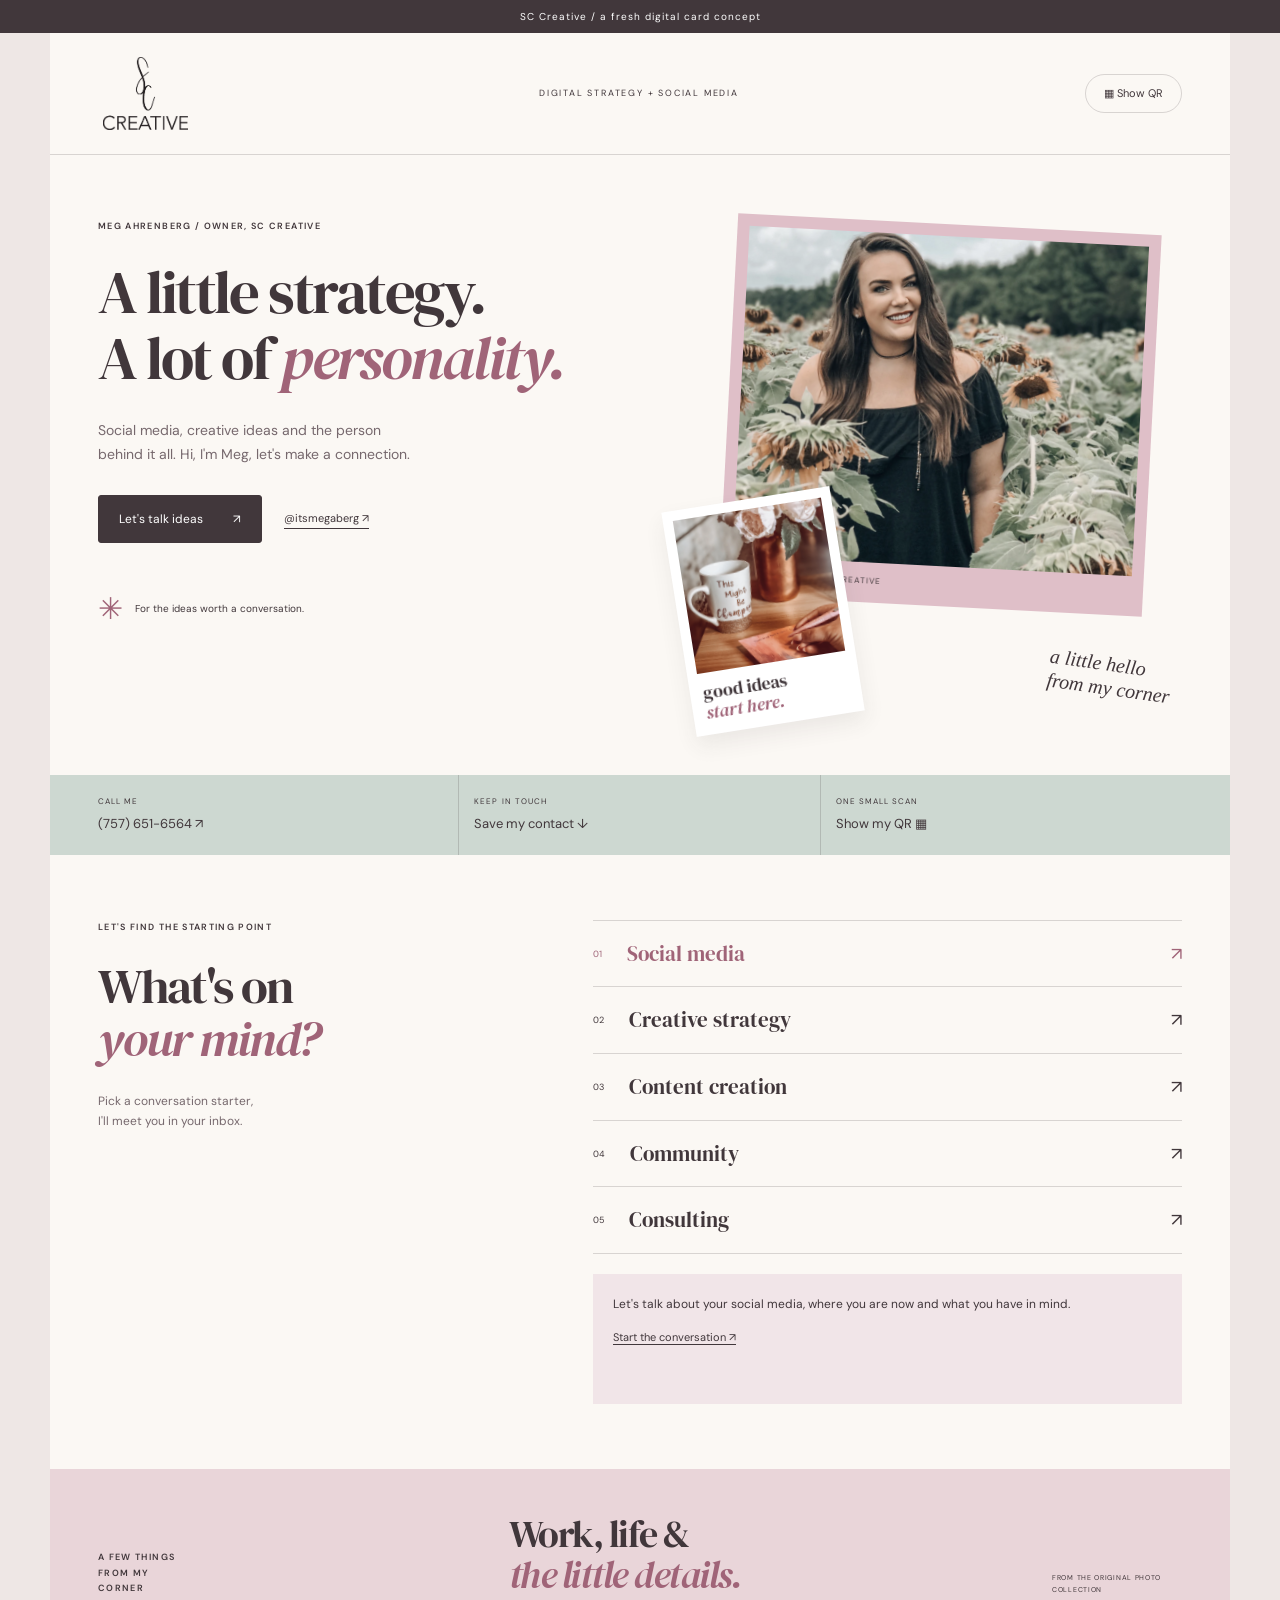
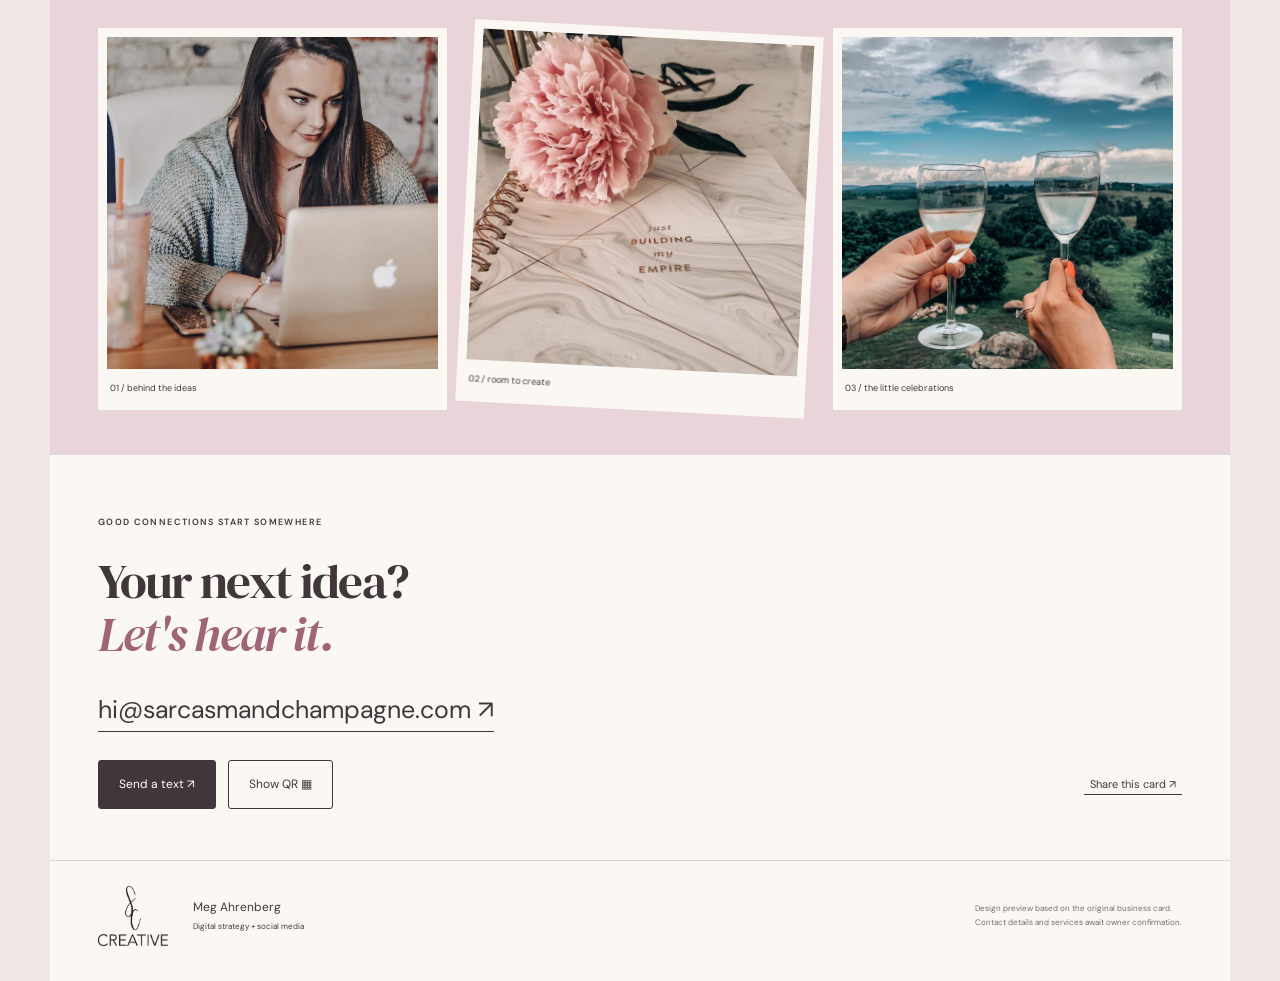
<file: index.html>
<!doctype html><html lang="en"><head><meta charset="utf-8"><meta name="viewport" content="width=device-width,initial-scale=1"><meta name="theme-color" content="#41373b"><title>Meg Ahrenberg · SC Creative</title><meta name="description" content="Meet Meg Ahrenberg, owner of SC Creative. Digital strategy, social media and creative conversations."><link rel="stylesheet" href="style.css"></head><body><a class="skip" href="#main">Skip to content</a><div class="preview">SC Creative / a fresh digital card concept</div><div class="page"><header><a href="index.html"><img src="logo.webp" alt="SC Creative"></a><span>DIGITAL STRATEGY + SOCIAL MEDIA</span><a class="pill" href="qr.html">▦ Show QR</a></header><main id="main"><section class="hero"><div class="hero-text"><p class="eyebrow">MEG AHRENBERG / OWNER, SC CREATIVE</p><h1>A little strategy.<br>A lot of <em>personality.</em></h1><p class="intro">Social media, creative ideas and the person behind it all. Hi, I'm Meg, let's make a connection.</p><div class="buttons"><a class="button dark" href="mailto:hi@sarcasmandchampagne.com">Let's talk ideas <span>↗</span></a><a class="social" href="https://www.instagram.com/itsmegaberg/" target="_blank" rel="noopener">@itsmegaberg ↗</a></div><p class="hero-note"><span>✳</span> For the ideas worth a conversation.</p></div><div class="hero-photos"><figure class="main-photo"><img src="meg.webp" alt="Meg Ahrenberg in a field of sunflowers"><figcaption>THE FACE BEHIND SC CREATIVE</figcaption></figure><figure class="mini-photo"><img src="coffee.webp" alt="Coffee mug and flowers from Meg's original photo collection"><figcaption>good ideas<br><em>start here.</em></figcaption></figure><span class="photo-note">a little hello<br>from my corner</span></div></section><section class="quick"><a href="tel:+17576516564"><span>CALL ME</span>(757) 651-6564 ↗</a><a href="meg.vcf" download><span>KEEP IN TOUCH</span>Save my contact ↓</a><a href="qr.html"><span>ONE SMALL SCAN</span>Show my QR ▦</a></section><section class="focus" id="focus"><div class="section-title"><p class="eyebrow">LET'S FIND THE STARTING POINT</p><h2>What's on<br><em>your mind?</em></h2><p>Pick a conversation starter,<br>I'll meet you in your inbox.</p></div><div class="topics"><button data-topic="Social media" aria-pressed="true"><small>01</small> Social media <b>↗</b></button><button data-topic="Creative strategy" aria-pressed="false"><small>02</small> Creative strategy <b>↗</b></button><button data-topic="Content creation" aria-pressed="false"><small>03</small> Content creation <b>↗</b></button><button data-topic="Community management" aria-pressed="false"><small>04</small> Community <b>↗</b></button><button data-topic="Consulting" aria-pressed="false"><small>05</small> Consulting <b>↗</b></button><div class="topic-answer"><p id="topic-copy" aria-live="polite">Let's talk about your social media, where you are now and what you have in mind.</p><a id="topic-email" href="mailto:hi@sarcasmandchampagne.com?subject=Let%27s%20talk%20social%20media">Start the conversation ↗</a></div></div></section><section class="notebook"><div class="notebook-heading"><p class="eyebrow">A FEW THINGS FROM MY CORNER</p><h2>Work, life &<br><em>the little details.</em></h2><span>FROM THE ORIGINAL PHOTO COLLECTION</span></div><div class="photo-strip"><figure><img src="work.webp" alt="Meg working at her laptop" loading="lazy"><figcaption>01 / behind the ideas</figcaption></figure><figure><img src="ideas.webp" alt="Pink flower and a creative notebook" loading="lazy"><figcaption>02 / room to create</figcaption></figure><figure><img src="cheers.webp" alt="Glasses raised over a countryside view" loading="lazy"><figcaption>03 / the little celebrations</figcaption></figure></div></section><section class="connect"><p class="eyebrow">GOOD CONNECTIONS START SOMEWHERE</p><h2>Your next idea?<br><em>Let's hear it.</em></h2><a class="email" href="mailto:hi@sarcasmandchampagne.com">hi@sarcasmandchampagne.com ↗</a><div class="connect-bottom"><a class="button dark" href="sms:+17576516564">Send a text ↗</a><a class="button outline" href="qr.html">Show QR ▦</a><button class="share" id="share">Share this card ↗</button></div><p id="share-status" role="status"></p></section></main><footer><img src="logo.webp" alt="SC Creative"><p>Meg Ahrenberg<br><small>Digital strategy + social media</small></p><small>Design preview based on the original business card.<br>Contact details and services await owner confirmation.</small></footer></div><script src="app.js"></script></body></html>
</file>
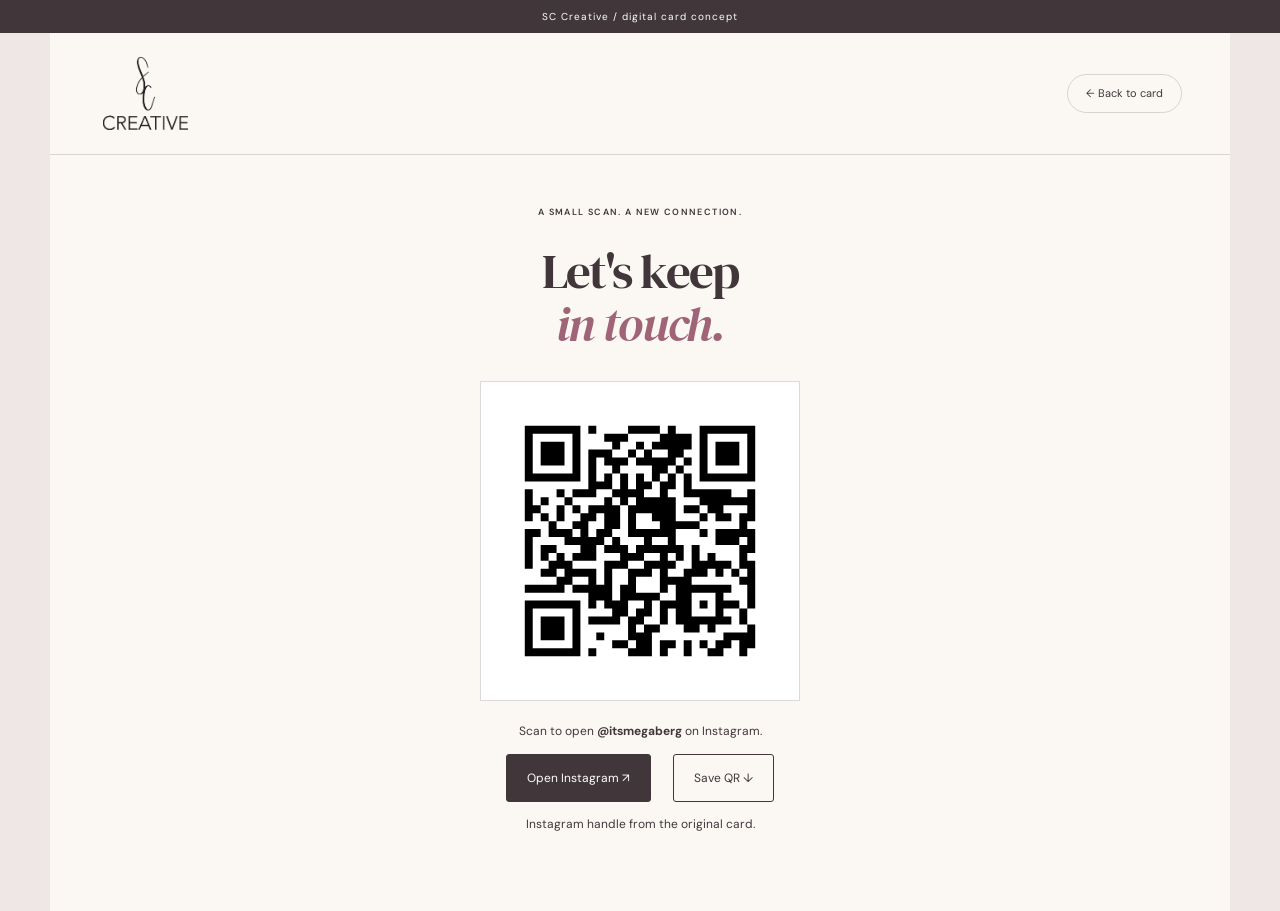
<file: qr.html>
<!doctype html><html lang="en"><head><meta charset="utf-8"><meta name="viewport" content="width=device-width,initial-scale=1"><meta name="theme-color" content="#41373b"><title>SC Creative · Instagram QR</title><link rel="stylesheet" href="style.css"></head><body><div class="preview">SC Creative / digital card concept</div><div class="page"><header><a href="index.html"><img src="logo.webp" alt="SC Creative"></a><a class="pill" href="index.html">← Back to card</a></header><main class="qr-main"><p class="eyebrow">A SMALL SCAN. A NEW CONNECTION.</p><h1>Let's keep<br><em>in touch.</em></h1><div class="qr-box"><img class="qr-image" src="instagram-qr.svg" width="444" height="444" alt="Scan to open Instagram @itsmegaberg"></div><p>Scan to open <strong>@itsmegaberg</strong> on Instagram.</p><div class="buttons"><a class="button dark" href="https://www.instagram.com/itsmegaberg/" target="_blank" rel="noopener">Open Instagram ↗</a><a class="button outline" href="instagram-qr.png" download="sc-creative-instagram-qr.png">Save QR ↓</a></div><p>Instagram handle from the original card.</p></main></div></body></html>
</file>
<file: style.css>
@import url('https://fonts.googleapis.com/css2?family=DM+Sans:wght@400;500;600;700&family=DM+Serif+Display:ital@0;1&display=swap');
:root{--ink:#41373b;--paper:#fbf8f4;--pink:#dfbfc8;--rose:#a06478;--sage:#cdd8d1;--line:#41373b30}*{box-sizing:border-box}body{margin:0;background:#eee7e5;color:var(--ink);font:14px/1.7 'DM Sans',sans-serif}a{color:inherit;text-decoration:none}button{color:inherit;font:inherit;cursor:pointer}img{max-width:100%;display:block}a:focus-visible,button:focus-visible{outline:3px solid var(--rose);outline-offset:4px}.skip{position:fixed;top:-100px;z-index:10;background:white;padding:10px}.skip:focus{top:0}.preview{background:var(--ink);color:#fff;text-align:center;font-size:10px;letter-spacing:.1em;padding:8px}.page{max-width:1180px;margin:auto;background:var(--paper)}header{display:flex;align-items:center;justify-content:space-between;padding:24px 48px;border-bottom:1px solid var(--line)}header img{width:95px;height:73px;object-fit:contain;mix-blend-mode:multiply}header>span{font-size:9px;letter-spacing:.2em}.pill{border:1px solid var(--line);border-radius:30px;padding:9px 18px;font-size:11px}.hero{display:grid;grid-template-columns:1.1fr 1fr;gap:25px;padding:64px 48px 50px;min-height:620px}.eyebrow{font-size:9px;font-weight:600;letter-spacing:.15em;margin:0 0 25px}h1,h2{font-family:'DM Serif Display',Georgia,serif;line-height:1.08;letter-spacing:-.04em;font-weight:400;margin:0}h1{font-size:61px}em{color:var(--rose);font-weight:400}.intro{font-size:14px;max-width:330px;margin:28px 0;color:#76686d}.buttons{display:flex;align-items:center;gap:22px;flex-wrap:wrap}.button{display:inline-flex;align-items:center;justify-content:space-between;border:1px solid var(--ink);border-radius:3px;padding:13px 20px;gap:30px;font-size:12px}.dark{background:var(--ink);color:white}.outline{background:transparent}.social{font-size:11px;border-bottom:1px solid}.hero-note{margin-top:40px;display:flex;align-items:center;gap:12px;font-size:10px}.hero-note span{font-size:30px;color:var(--rose)}.hero-photos{position:relative;margin-top:5px;padding-left:25px;padding-bottom:70px}.main-photo{margin:0 30px 0 25px;transform:rotate(3deg);background:var(--pink);padding:12px 12px 14px}.main-photo img{width:100%;height:330px;object-fit:cover}.main-photo figcaption{font-size:8px;letter-spacing:.15em;padding-top:12px}.mini-photo{position:absolute;left:0;bottom:0;margin:0;width:170px;background:white;padding:10px;transform:rotate(-9deg);box-shadow:0 10px 20px #41373b15}.mini-photo img{height:155px;width:100%;object-fit:cover}.mini-photo figcaption{font:18px/1.1 'DM Serif Display',Georgia,serif;padding:10px 3px 2px}.photo-note{position:absolute;bottom:25px;right:10px;font:italic 20px/1.2 Georgia;transform:rotate(8deg)}.quick{display:grid;grid-template-columns:1fr 1fr 1fr;background:var(--sage);padding:0 48px}.quick a{padding:20px 15px;border-right:1px solid var(--line);font-size:13px}.quick a:first-child{padding-left:0}.quick a:last-child{border:0}.quick span{display:block;font-size:8px;letter-spacing:.13em;margin-bottom:4px}.focus{padding:65px 48px;display:grid;grid-template-columns:.85fr 1.15fr;gap:60px}h2{font-size:49px}.section-title>p:last-child{font-size:12px;color:#76686d;margin-top:25px}.topics button{width:100%;display:flex;align-items:center;gap:25px;border:0;border-bottom:1px solid var(--line);background:transparent;text-align:left;padding:15px 0;font-size:21px;font-family:'DM Serif Display',Georgia,serif}.topics button:first-child{border-top:1px solid var(--line)}.topics button small{font:9px 'DM Sans',sans-serif}.topics b{font:18px 'DM Sans',sans-serif;margin-left:auto}.topics button[aria-pressed=true]{color:var(--rose)}.topic-answer{background:#f1e5e8;padding:20px;margin-top:20px;min-height:130px}.topic-answer p{font-size:12px;margin:0 0 10px}.topic-answer a{font-size:11px;border-bottom:1px solid}.notebook{background:#e9d5d9;padding:45px 48px}.notebook-heading{display:flex;gap:25px;align-items:end;justify-content:space-between}.notebook-heading .eyebrow{max-width:100px;margin:0}.notebook-heading h2{font-size:38px}.notebook-heading>span{font-size:7px;letter-spacing:.1em;max-width:130px}.photo-strip{display:grid;grid-template-columns:1fr 1fr 1fr;gap:18px;margin-top:32px}.photo-strip figure{margin:0;background:var(--paper);padding:9px 9px 14px}.photo-strip figure:nth-child(2){transform:rotate(3deg)}.photo-strip img{width:100%;aspect-ratio:1;object-fit:cover}.photo-strip figcaption{font-size:9px;padding:12px 3px 0}.connect{padding:60px 48px 40px}.email{display:inline-block;font-size:clamp(15px,2.1vw,25px);margin:28px 0;border-bottom:1px solid;overflow-wrap:anywhere}.connect-bottom{display:flex;gap:12px;align-items:center}.share{background:transparent;border:0;border-bottom:1px solid;margin-left:auto;font-size:11px}#share-status{font-size:11px}footer{display:flex;align-items:center;gap:25px;border-top:1px solid var(--line);padding:25px 48px 35px}footer img{width:70px;mix-blend-mode:multiply}footer p{font-size:12px;line-height:1.5}footer small{font-size:8px}footer>small{margin-left:auto;color:#76686d}.qr-main{max-width:560px;padding:50px 24px 65px;margin:auto;text-align:center}.qr-main h1{font-size:49px}.qr-box{width:min(100%,320px);margin:30px auto 20px;background:#fff;border:1px solid var(--line);padding:12px;flex-shrink:0}.qr-image{display:block;width:100%;max-width:100%;height:auto!important;aspect-ratio:1/1;object-fit:contain;flex-shrink:0;background:white}.qr-main p:not(.eyebrow){font-size:12px}.qr-main .buttons{justify-content:center}.qr-main .buttons .button{gap:12px}@media(max-width:700px){header{padding:18px 22px}header img{width:75px;height:58px}header>span{display:none}.hero{padding:35px 24px 35px;grid-template-columns:1fr;gap:30px;min-height:0}h1{font-size:47px}.eyebrow{font-size:8px}.intro{font-size:13px}.hero-note{margin-top:25px}.hero-photos{padding-left:10px;max-width:400px;width:100%;margin:auto}.main-photo{margin:0 12px 0 35px}.main-photo img{height:280px}.mini-photo{width:145px;left:0}.mini-photo img{height:125px}.photo-note{font-size:17px;right:0;bottom:25px}.quick{padding:0 24px;grid-template-columns:1fr}.quick a,.quick a:first-child{padding:15px 0;border-right:0;border-bottom:1px solid var(--line)}.focus{padding:40px 24px;grid-template-columns:1fr;gap:15px}h2{font-size:42px}.topics button{font-size:22px}.notebook{padding:35px 24px}.notebook-heading{display:block}.notebook-heading .eyebrow{max-width:none;margin-bottom:20px}.notebook-heading h2{font-size:36px}.notebook-heading>span{display:block;max-width:none;margin-top:20px}.photo-strip{gap:9px;grid-template-columns:1fr 1fr}.photo-strip figure:last-child{display:none}.photo-strip figcaption{font-size:8px}.connect{padding:40px 24px 25px}.connect-bottom{flex-wrap:wrap}.connect-bottom .button{padding:12px 17px;gap:12px}.share{margin:8px 0 0}.email{font-size:16px}footer{padding:20px 24px;gap:20px;flex-wrap:wrap}footer>small{margin:0;flex-basis:100%}.qr-main h1{font-size:43px}.qr-main{padding-inline:20px}.qr-box{max-width:280px}}@media(prefers-reduced-motion:no-preference){html{scroll-behavior:smooth}.button{transition:transform .15s}.button:hover{transform:translateY(-2px)}}
</file>
